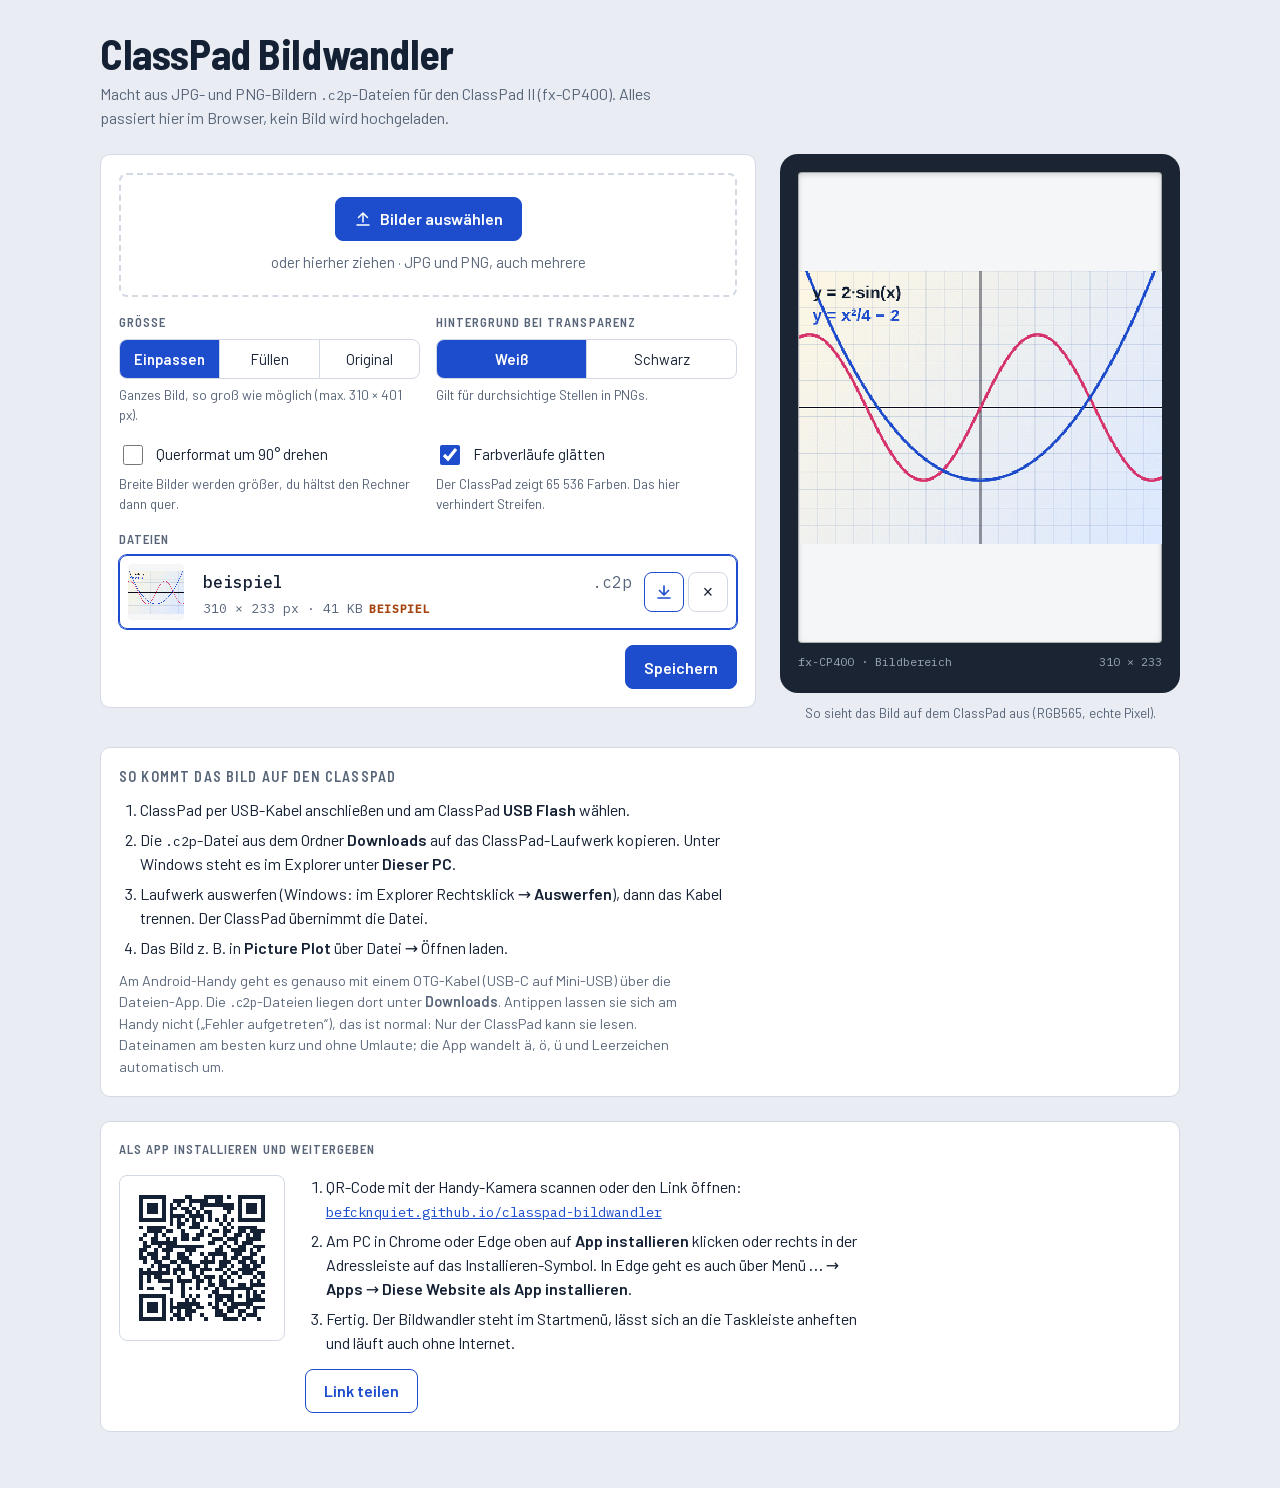
<file: index.html>
<!doctype html>
<html lang="de">
<meta charset="utf-8">
<meta name="viewport" content="width=device-width, initial-scale=1, viewport-fit=cover">
<title>ClassPad Bildwandler</title>
<meta name="claude:viewport-fit-sides" content="cover">
<meta name="description" content="Wandelt JPG- und PNG-Bilder in .c2p-Dateien für den CASIO ClassPad II (fx-CP400) um. Läuft offline im Browser.">
<meta name="theme-color" content="#e9edf3" media="(prefers-color-scheme: light)">
<meta name="theme-color" content="#0d131c" media="(prefers-color-scheme: dark)">
<link rel="manifest" href="manifest.webmanifest">
<link rel="icon" href="icons/icon-192.png" type="image/png">
<link rel="apple-touch-icon" href="icons/apple-touch-icon.png">
<link rel="stylesheet" href="fonts/fonts.css">
<style>
/* Werkbank: links Bilder + Einstellungen, rechts das Display des ClassPad als Vorschau; am Handy untereinander */
:root {
  --bg: #e9edf3;
  --surface: #ffffff;
  --ink: #142033;
  --muted: #586579;
  --line: #d2d9e3;
  --accent: #1d4ccc;
  --accent-ink: #ffffff;
  --bezel: #1b2433;
  --lcd: #f4f6f8;
  --ok: #1d7a45;
  --warn: #a4430d;
  --font-display: "Barlow Semi Condensed", "Arial Narrow", sans-serif;
  --font-body: "Barlow", "Segoe UI", system-ui, sans-serif;
  --font-mono: "IBM Plex Mono", ui-monospace, Consolas, monospace;
}
@media (prefers-color-scheme: dark) {
  :root:not([data-theme="light"]) {
    --bg: #0d131c; --surface: #151d29; --ink: #e5eaf2; --muted: #8e9aac; --line: #263142;
    --accent: #7097ff; --accent-ink: #0d131c; --bezel: #05080d; --lcd: #dfe3e8; --ok: #5cc98a; --warn: #f0965a;
    color-scheme: dark;
  }
}
:root[data-theme="dark"] {
  --bg: #0d131c; --surface: #151d29; --ink: #e5eaf2; --muted: #8e9aac; --line: #263142;
  --accent: #7097ff; --accent-ink: #0d131c; --bezel: #05080d; --lcd: #dfe3e8; --ok: #5cc98a; --warn: #f0965a;
  color-scheme: dark;
}
* { box-sizing: border-box; }
[hidden] { display: none !important; }
body {
  background: var(--bg); color: var(--ink);
  font-family: var(--font-body); font-size: 16px; line-height: 1.5;
  padding-left: max(16px, env(safe-area-inset-left, 0px));
  padding-right: max(16px, env(safe-area-inset-right, 0px));
  padding-block: 24px 48px;
}
.wrap { max-width: 1080px; margin: 0 auto; display: grid; gap: 24px; }
header h1 {
  font-family: var(--font-display); font-weight: 700; font-size: clamp(1.9rem, 4vw, 2.6rem);
  line-height: 1.05; margin: 0; letter-spacing: -0.01em; text-wrap: balance;
}
header { display: flex; flex-wrap: wrap; gap: 14px 24px; align-items: end; justify-content: space-between; }
header p { margin: 6px 0 0; color: var(--muted); max-width: 62ch; }
.mono { font-family: var(--font-mono); font-size: 0.85em; font-variant-numeric: tabular-nums; }
.bench { display: grid; grid-template-columns: minmax(0, 1fr) minmax(0, 400px); gap: 24px; align-items: start; }
@media (max-width: 820px) { .bench { grid-template-columns: minmax(0, 1fr); } .display { order: -1; position: static; } }
.panel { background: var(--surface); border: 1px solid var(--line); border-radius: 10px; padding: 18px; display: grid; gap: 16px; min-width: 0; }
.label { font-family: var(--font-display); font-weight: 600; font-size: 0.8rem; letter-spacing: 0.08em; text-transform: uppercase; color: var(--muted); margin: 0; }

.drop {
  border: 2px dashed var(--line); border-radius: 8px; padding: 22px 16px; text-align: center;
  display: grid; gap: 10px; justify-items: center; transition: border-color .15s, background .15s;
}
.drop.over { border-color: var(--accent); background: color-mix(in srgb, var(--accent) 8%, transparent); }
.drop p { margin: 0; color: var(--muted); font-size: 0.95rem; }
.btn {
  font: 600 1rem var(--font-body); border-radius: 8px; padding: 10px 18px; cursor: pointer;
  border: 1px solid var(--accent); background: var(--accent); color: var(--accent-ink);
  display: inline-flex; align-items: center; gap: 8px; min-height: 44px;
}
.btn.ghost { background: transparent; color: var(--accent); }
.btn:disabled { opacity: .45; cursor: default; }
.btn:focus-visible, input:focus-visible, select:focus-visible, .seg label:focus-within { outline: 3px solid color-mix(in srgb, var(--accent) 45%, transparent); outline-offset: 2px; }

.opts { display: grid; grid-template-columns: repeat(auto-fit, minmax(220px, 1fr)); gap: 16px; }
.opt { display: grid; gap: 6px; min-width: 0; align-content: start; }
.seg { display: flex; border: 1px solid var(--line); border-radius: 8px; overflow: hidden; }
.seg label { flex: 1; text-align: center; padding: 8px 6px; cursor: pointer; font-size: 0.92rem; border-left: 1px solid var(--line); user-select: none; }
.seg label:first-child { border-left: 0; }
.seg input { position: absolute; opacity: 0; pointer-events: none; }
.seg label:has(input:checked) { background: var(--accent); color: var(--accent-ink); font-weight: 600; }
.hint { color: var(--muted); font-size: 0.85rem; margin: 0; }
.check { display: flex; gap: 10px; align-items: center; font-size: 0.95rem; cursor: pointer; }
.check input { width: 20px; height: 20px; accent-color: var(--accent); }

.files { list-style: none; margin: 0; padding: 0; display: grid; gap: 8px; }
.file {
  display: grid; grid-template-columns: 56px minmax(0, 1fr) auto; gap: 12px; align-items: center;
  padding: 8px; border: 1px solid var(--line); border-radius: 8px; cursor: pointer;
}
.file.sel { border-color: var(--accent); box-shadow: 0 0 0 1px var(--accent); }
.file canvas { width: 56px; height: 56px; object-fit: contain; background: var(--lcd); border-radius: 4px; image-rendering: pixelated; }
.file .meta { min-width: 0; display: grid; gap: 2px; }
.name { display: flex; align-items: center; min-width: 0; }
.name input {
  min-width: 0; flex: 1; font: 500 1rem var(--font-mono); padding: 4px 6px; color: var(--ink);
  background: transparent; border: 1px solid transparent; border-radius: 4px;
}
.name input:hover, .name input:focus { border-color: var(--line); background: var(--bg); }
.name span { font-family: var(--font-mono); color: var(--muted); }
.file .info { font-size: 0.82rem; color: var(--muted); padding-left: 7px; }
.file .info.warn { color: var(--warn); }
.tag { font-size: 0.72rem; font-weight: 600; letter-spacing: .06em; text-transform: uppercase; color: var(--warn); margin-left: 6px; }
.acts { display: flex; gap: 4px; }
.icon {
  width: 40px; height: 40px; border-radius: 8px; border: 1px solid var(--line); background: var(--surface);
  color: var(--ink); cursor: pointer; display: grid; place-items: center; font-size: 1.1rem;
}
.icon.dl { color: var(--accent); border-color: var(--accent); }
.icon svg { width: 18px; height: 18px; }
.bar { display: flex; gap: 10px; flex-wrap: wrap; align-items: center; justify-content: space-between; }
.status { font-size: 0.9rem; color: var(--muted); min-height: 1.4em; margin: 0; }
.status.ok { color: var(--ok); }
.status.err { color: var(--warn); }

.display { position: sticky; top: calc(env(safe-area-inset-top, 0px) + 16px); display: grid; gap: 10px; }
.bezel { background: var(--bezel); border-radius: 18px; padding: 18px 18px 22px; display: grid; gap: 10px; }
.lcd {
  background: var(--lcd); border-radius: 4px; aspect-ratio: 310 / 401; width: 100%; max-width: 100%;
  display: grid; place-items: center; overflow: hidden;
  box-shadow: inset 0 0 0 1px rgba(0,0,0,.25), inset 0 2px 6px rgba(0,0,0,.18);
}
.lcd canvas { image-rendering: pixelated; max-width: 100%; max-height: 100%; }
.bezel .cap { display: flex; justify-content: space-between; color: #9aa6b8; font-family: var(--font-mono); font-size: 0.75rem; }
.display .note { font-size: 0.85rem; color: var(--muted); margin: 0; text-align: center; }

.how { display: grid; gap: 10px; }
.how ol { margin: 0; padding-left: 1.3em; display: grid; gap: 6px; max-width: 70ch; }
.how p { margin: 0; color: var(--muted); font-size: 0.9rem; max-width: 70ch; }
.share { display: grid; grid-template-columns: auto minmax(0, 1fr); gap: 20px; align-items: start; }
.qr { margin: 0; background: #fff; border: 1px solid var(--line); border-radius: 8px; padding: 4px; }
.qr img { display: block; width: 156px; height: 156px; }
.share ol { margin: 0; padding-left: 1.3em; display: grid; gap: 6px; max-width: 62ch; }
.share .acts-row { display: flex; gap: 10px; flex-wrap: wrap; align-items: center; margin-top: 14px; }
.link { color: var(--accent); overflow-wrap: anywhere; }
@media (max-width: 520px) { .share { grid-template-columns: minmax(0, 1fr); } .qr { justify-self: center; } }
@media (prefers-reduced-motion: reduce) { * { transition: none !important; } }
</style>

<div class="wrap">
  <header>
    <div>
      <h1>ClassPad Bildwandler</h1>
      <p>Macht aus JPG- und PNG-Bildern <span class="mono">.c2p</span>-Dateien für den ClassPad II (fx-CP400). Alles passiert hier im Browser, kein Bild wird hochgeladen.</p>
    </div>
    <button class="btn" id="install" type="button" hidden>
      <svg viewBox="0 0 24 24" width="18" height="18" fill="none" stroke="currentColor" stroke-width="2" stroke-linecap="round" stroke-linejoin="round" aria-hidden="true"><rect x="6" y="2" width="12" height="20" rx="2"/><path d="M12 7v7M9 11l3 3 3-3"/></svg>
      App installieren
    </button>
  </header>

  <div class="bench">
    <div class="panel">
      <div class="drop" id="drop">
        <button class="btn" id="pick" type="button">
          <svg viewBox="0 0 24 24" width="18" height="18" fill="none" stroke="currentColor" stroke-width="2" stroke-linecap="round" aria-hidden="true"><path d="M12 16V4M6 10l6-6 6 6M4 20h16"/></svg>
          Bilder auswählen
        </button>
        <p>oder hierher ziehen · JPG und PNG, auch mehrere</p>
        <input type="file" id="file" accept="image/jpeg,image/png,.jpg,.jpeg,.png" multiple hidden>
      </div>

      <div class="opts">
        <div class="opt">
          <p class="label">Größe</p>
          <div class="seg" role="radiogroup" aria-label="Größe">
            <label><input type="radio" name="fit" id="fit-fit" value="fit" checked>Einpassen</label>
            <label><input type="radio" name="fit" id="fit-fill" value="fill">Füllen</label>
            <label><input type="radio" name="fit" id="fit-orig" value="orig">Original</label>
          </div>
          <p class="hint" id="fit-hint">Ganzes Bild, so groß wie möglich (max. 310 × 401 px).</p>
        </div>
        <div class="opt">
          <p class="label">Hintergrund bei Transparenz</p>
          <div class="seg" role="radiogroup" aria-label="Hintergrund">
            <label><input type="radio" name="bg" id="bg-white" value="#ffffff" checked>Weiß</label>
            <label><input type="radio" name="bg" id="bg-black" value="#000000">Schwarz</label>
          </div>
          <p class="hint">Gilt für durchsichtige Stellen in PNGs.</p>
        </div>
        <div class="opt">
          <label class="check"><input type="checkbox" id="rotate"> Querformat um 90° drehen</label>
          <p class="hint">Breite Bilder werden größer, du hältst den Rechner dann quer.</p>
        </div>
        <div class="opt">
          <label class="check"><input type="checkbox" id="dither" checked> Farbverläufe glätten</label>
          <p class="hint">Der ClassPad zeigt 65 536 Farben. Das hier verhindert Streifen.</p>
        </div>
      </div>

      <div class="opt">
        <p class="label">Dateien</p>
        <ul class="files" id="list"></ul>
      </div>

      <div class="bar">
        <p class="status" id="status" role="status"></p>
        <button class="btn" id="all" type="button">Speichern</button>
      </div>
    </div>

    <div class="display">
      <div class="bezel">
        <div class="lcd"><canvas id="big" width="310" height="401" aria-label="Vorschau auf dem ClassPad"></canvas></div>
        <div class="cap"><span>fx-CP400 · Bildbereich</span><span id="dims">310 × 401</span></div>
      </div>
      <p class="note">So sieht das Bild auf dem ClassPad aus (RGB565, echte Pixel).</p>
    </div>
  </div>

  <section class="panel how">
    <p class="label">So kommt das Bild auf den ClassPad</p>
    <ol>
      <li>ClassPad per USB-Kabel anschließen und am ClassPad <b>USB Flash</b> wählen.</li>
      <li>Die <span class="mono">.c2p</span>-Datei aus dem Ordner <b>Downloads</b> auf das ClassPad-Laufwerk kopieren. Unter Windows steht es im Explorer unter <b>Dieser PC</b>.</li>
      <li>Laufwerk auswerfen (Windows: im Explorer Rechtsklick → <b>Auswerfen</b>), dann das Kabel trennen. Der ClassPad übernimmt die Datei.</li>
      <li>Das Bild z. B. in <b>Picture Plot</b> über Datei → Öffnen laden.</li>
    </ol>
    <p>Am Android-Handy geht es genauso mit einem OTG-Kabel (USB-C auf Mini-USB) über die Dateien-App. Die <span class="mono">.c2p</span>-Dateien liegen dort unter <b>Downloads</b>. Antippen lassen sie sich am Handy nicht („Fehler aufgetreten“), das ist normal: Nur der ClassPad kann sie lesen. Dateinamen am besten kurz und ohne Umlaute; die App wandelt ä, ö, ü und Leerzeichen automatisch um.</p>
    <p id="zipnote" hidden>Hier in Claude speichert der Browser nur ZIP-Dateien. Die ZIP vor dem Kopieren entpacken, drin liegt die <span class="mono">.c2p</span>-Datei.</p>
  </section>

  <section class="panel" id="weitergeben">
    <p class="label">Als App installieren und weitergeben</p>
    <div class="share">
      <figure class="qr"><img src="icons/qr.svg" width="156" height="156" alt="QR-Code mit dem Link zum Bildwandler"></figure>
      <div>
        <ol>
          <li>QR-Code mit der Handy-Kamera scannen oder den Link öffnen:<br><a class="link mono" href="https://befcknquiet.github.io/classpad-bildwandler/">befcknquiet.github.io/classpad-bildwandler</a></li>
          <li id="step-install">In Chrome oben auf <b>App installieren</b> tippen. Ist der Knopf nicht da: Menü <b>⋮</b> → <b>App installieren</b> bzw. <b>Zum Startbildschirm hinzufügen</b>.</li>
          <li id="step-done">Fertig. Der Bildwandler liegt auf dem Startbildschirm und läuft auch ohne Internet.</li>
        </ol>
        <div class="acts-row">
          <button class="btn ghost" id="share" type="button">Link teilen</button>
          <p class="hint" id="share-state" role="status"></p>
        </div>
      </div>
    </div>
  </section>
</div>

<script>
"use strict";
const MAX_W = 310, MAX_H = 401;

// ---------- C2P-Format (Aufbau nach Kalkimg / classpad-image) ----------
const HEAD_START = [0xBC,0xBE,0xAC,0xB6,0xB0,0xFF,0xFF,0xFF,0x9C,0xCD,0x8F,0xFF,0xFF,0xFF,0xFF,0xFF,0xFF,0xFE,0xFF,0xEF,0xFF,0xFE,0xFF];
const HEAD_TAG = [0x43,0x43,0x30,0x31,0x30,0x30,0x43,0x6F,0x6C,0x6F,0x72,0x43,0x50,0x00]; // "CC0100ColorCP"
const FOOTER = new Uint8Array([
  0x30,0x31,0x30,0x30,0x00,0x00,0x00,0x8c,0x07,0x70,0x00,0x00,0x00,0x00,0x00,0x00,0x00,0x00,0x60,0x00,0x07,0x70,0x00,0x00,
  0x00,0x00,0x00,0x00,0x00,0x00,0x10,0x00,0x01,0x00,0x00,0x00,0x00,0x00,0x00,0x00,0x00,0x00,0x10,0x00,0x05,0x00,0x00,0x00,
  0x00,0x00,0x00,0x00,0x00,0x00,0x09,0x98,0x04,0x60,0x00,0x00,0x00,0x00,0x00,0x00,0x00,0x00,0x60,0x00,0x04,0x60,0x00,0x00,
  0x00,0x00,0x00,0x00,0x00,0x00,0x10,0x00,0x01,0x00,0x00,0x00,0x00,0x00,0x00,0x00,0x00,0x00,0x10,0x00,0x05,0x00,0x00,0x00,
  0x00,0x00,0x00,0x00,0x00,0x00,0x09,0x98,0x00,0x00,0x00,0x00,0x00,0x00,0x00,0x00,0x00,0x00,0x00,0x00,0x06,0x28,0x31,0x85,
  0x00,0x00,0x00,0x00,0x00,0x00,0x10,0x00,0x06,0x28,0x32,0x00,0x00,0x00,0x00,0x00,0x00,0x00,0x09,0x98,0x00,0x00,0xff,0xff,
  0xff,0xff,0xff,0xff,0x30,0x31,0x30,0x30,0xe0,0x00,0x00,0x00,0x03,0x00,0x00,0x00,0x00,0x00,0x00,0x00,0x00,0x00,0x60,0x00,
  0x03,0x00,0x00,0x00,0x00,0x00,0x00,0x00,0x00,0x00,0x10,0x00,0x01,0x00,0x00,0x00,0x00,0x00,0x00,0x00,0x00,0x00,0x10,0x00,
  0x02,0x50,0x00,0x00,0x00,0x00,0x00,0x00,0x00,0x00,0x10,0x01,0x03,0x00,0x00,0x00,0x00,0x00,0x00,0x00,0x00,0x00,0x60,0x00,
  0x03,0x00,0x00,0x00,0x00,0x00,0x00,0x00,0x00,0x00,0x10,0x00,0x01,0x00,0x00,0x00,0x00,0x00,0x00,0x00,0x00,0x00,0x10,0x00,
  0x02,0x50,0x00,0x00,0x00,0x00,0x00,0x00,0x00,0x00,0x10,0x01,0x03,0x00,0x00,0x00,0x00,0x00,0x00,0x00,0x00,0x00,0x60,0x00,
  0x03,0x00,0x00,0x00,0x00,0x00,0x00,0x00,0x00,0x00,0x10,0x00,0x01,0x00,0x00,0x00,0x00,0x00,0x00,0x00,0x00,0x00,0x10,0x00,
  0x02,0x50,0x00,0x00,0x00,0x00,0x00,0x00,0x00,0x00,0x10,0x01,0x02,0x00,0x00,0x00,0x00,0x00,0x00,0x00,0x00,0x00,0x10,0x01,
  0x07,0x00,0x00,0x00,0x00,0x00,0x00,0x00,0x00,0x00,0x10,0x01,0x03,0x14,0x15,0x93,0x00,0x00,0x00,0x00,0x00,0x00,0x60,0x00,
  0x03,0x14,0x15,0x93,0x00,0x00,0x00,0x00,0x00,0x00,0x10,0x00,0x03,0x14,0x15,0x93,0x00,0x00,0x00,0x00,0x00,0x00,0x60,0x00,
  0x03,0x14,0x15,0x93,0x00,0x00,0x00,0x00,0x00,0x00,0x10,0x00,0x01,0x01,0x01,0xff,0xff,0xff,0xff,0xff
]);
const HEAD_LEN = 0xDC;

function c2pHeader(dataLen, w, h) {
  const size = dataLen + HEAD_LEN + FOOTER.length;
  const H = new Uint8Array(HEAD_LEN);
  const be32 = (off, v) => { H[off] = v >>> 24 & 255; H[off+1] = v >>> 16 & 255; H[off+2] = v >>> 8 & 255; H[off+3] = v & 255; };
  H.set(HEAD_START, 0);
  const a = ~size & 0xFFFFFF;
  H[23] = a >> 16 & 255; H[24] = a >> 8 & 255; H[25] = a & 255;
  H[26] = (0x1D1 - (size & 255)) & 255;
  H.set(HEAD_TAG, 32);
  be32(48, size - 0x20);
  H[55] = 0x09;
  be32(56, size - 0x234);
  H[70] = 0x01; H[71] = 0x7C;
  H.set([0x30,0x31,0x30,0x30], 0xB8);
  be32(0xBC, size - 0x254);
  H[0xC2] = w >> 8; H[0xC3] = w & 255; H[0xC4] = h >> 8; H[0xC5] = h & 255;
  H.set([0x00,0x10,0x00,0xFF,0x00,0xFF,0x00,0xFF,0x00,0xFF,0x00,0x01,0x00,0xFF,0xFF,0xFF,0xFF,0xFF], 0xC6);
  be32(0xD8, size - 0x258);
  return H;
}

async function zlibDeflate(bytes) {
  const stream = new Blob([bytes]).stream().pipeThrough(new CompressionStream("deflate"));
  return new Uint8Array(await new Response(stream).arrayBuffer());
}

async function buildC2P(rgb565, w, h) {
  const data = await zlibDeflate(rgb565);
  const out = new Uint8Array(HEAD_LEN + data.length + FOOTER.length);
  out.set(c2pHeader(data.length, w, h), 0);
  out.set(data, HEAD_LEN);
  out.set(FOOTER, HEAD_LEN + data.length);
  return out;
}

// RGBA -> RGB565 (big endian), optional Floyd-Steinberg; schreibt die Vorschau zurück in px
function toRGB565(px, w, h, dither) {
  const out = new Uint8Array(w * h * 2);
  const f = new Float32Array(w * h * 3);
  for (let i = 0, j = 0; i < px.length; i += 4, j += 3) { f[j] = px[i]; f[j+1] = px[i+1]; f[j+2] = px[i+2]; }
  const levels = [31, 63, 31];
  for (let y = 0; y < h; y++) {
    for (let x = 0; x < w; x++) {
      const p = y * w + x, j = p * 3, q = [0, 0, 0];
      for (let c = 0; c < 3; c++) {
        const v = Math.min(255, Math.max(0, f[j+c]));
        const n = Math.round(v * levels[c] / 255);
        q[c] = n;
        const back = Math.round(n * 255 / levels[c]);
        px[p*4+c] = back;
        if (dither) {
          const e = v - back;
          if (x + 1 < w) f[j+3+c] += e * 7 / 16;
          if (y + 1 < h) {
            const d = j + w * 3 + c;
            if (x > 0) f[d-3] += e * 3 / 16;
            f[d] += e * 5 / 16;
            if (x + 1 < w) f[d+3] += e / 16;
          }
        }
      }
      px[p*4+3] = 255;
      const v565 = (q[0] << 11) | (q[1] << 5) | q[2];
      out[p*2] = v565 >> 8; out[p*2+1] = v565 & 255;
    }
  }
  return out;
}

// ---------- Bild vorbereiten ----------
function settings() {
  return {
    fit: document.querySelector('input[name="fit"]:checked').value,
    bg: document.querySelector('input[name="bg"]:checked').value,
    rotate: document.getElementById("rotate").checked,
    dither: document.getElementById("dither").checked,
  };
}

function layout(sw, sh, fit) {
  if (fit === "fill") {
    const s = Math.max(MAX_W / sw, MAX_H / sh);
    return { w: MAX_W, h: MAX_H, dw: sw * s, dh: sh * s };
  }
  let s = Math.min(MAX_W / sw, MAX_H / sh);
  if (fit === "orig") s = Math.min(1, s);
  const w = Math.max(1, Math.round(sw * s)), h = Math.max(1, Math.round(sh * s));
  return { w, h, dw: w, dh: h };
}

async function render(item, opt) {
  const src = item.img;
  const turn = opt.rotate && src.width > src.height;
  const sw = turn ? src.height : src.width, sh = turn ? src.width : src.height;
  const L = layout(sw, sh, opt.fit);
  const cv = document.createElement("canvas");
  cv.width = L.w; cv.height = L.h;
  const ctx = cv.getContext("2d", { willReadFrequently: true });
  ctx.fillStyle = opt.bg; ctx.fillRect(0, 0, L.w, L.h);
  ctx.imageSmoothingEnabled = true; ctx.imageSmoothingQuality = "high";
  ctx.save();
  ctx.translate(L.w / 2, L.h / 2);
  if (turn) ctx.rotate(-Math.PI / 2);
  const dw = turn ? L.dh : L.dw, dh = turn ? L.dw : L.dh;
  ctx.drawImage(src, -dw / 2, -dh / 2, dw, dh);
  ctx.restore();
  const id = ctx.getImageData(0, 0, L.w, L.h);
  const rgb = toRGB565(id.data, L.w, L.h, opt.dither);
  ctx.putImageData(id, 0, 0);
  item.preview = cv;
  item.w = L.w; item.h = L.h;
  item.bytes = await buildC2P(rgb, L.w, L.h);
}

// ---------- Dateinamen ----------
function cleanName(raw) {
  let s = raw.replace(/\.[^.]+$/, "")
    .replace(/ä/g, "ae").replace(/ö/g, "oe").replace(/ü/g, "ue").replace(/Ä/g, "Ae").replace(/Ö/g, "Oe").replace(/Ü/g, "Ue").replace(/ß/g, "ss")
    .normalize("NFD").replace(/[\u0300-\u036f]/g, "")
    .replace(/\s+/g, "_").replace(/[^A-Za-z0-9_\-]/g, "").replace(/_+/g, "_").replace(/^[_-]+|[_-]+$/g, "");
  s = s.slice(0, 24) || "bild";
  // Gerätenamen wie CON oder NUL sind unter Windows als Dateiname gesperrt
  return /^(con|prn|aux|nul|com\d|lpt\d)$/i.test(s) ? s + "_bild" : s;
}

// ---------- ZIP (ungepackt, für den Download in Claude) ----------
const CRC_TABLE = (() => { const t = new Uint32Array(256); for (let n = 0; n < 256; n++) { let c = n; for (let k = 0; k < 8; k++) c = c & 1 ? 0xEDB88320 ^ (c >>> 1) : c >>> 1; t[n] = c >>> 0; } return t; })();
function crc32(b) { let c = 0xFFFFFFFF; for (let i = 0; i < b.length; i++) c = CRC_TABLE[(c ^ b[i]) & 255] ^ (c >>> 8); return (c ^ 0xFFFFFFFF) >>> 0; }
function makeZip(files) {
  const d = new Date();
  const dosTime = (d.getHours() << 11) | (d.getMinutes() << 5) | (d.getSeconds() >> 1);
  const dosDate = ((d.getFullYear() - 1980) << 9) | ((d.getMonth() + 1) << 5) | d.getDate();
  const parts = [], central = [];
  let off = 0;
  for (const f of files) {
    const name = new TextEncoder().encode(f.name), crc = crc32(f.data), n = f.data.length;
    const lh = new DataView(new ArrayBuffer(30));
    lh.setUint32(0, 0x04034b50, true); lh.setUint16(4, 20, true); lh.setUint16(10, dosTime, true); lh.setUint16(12, dosDate, true);
    lh.setUint32(14, crc, true); lh.setUint32(18, n, true); lh.setUint32(22, n, true); lh.setUint16(26, name.length, true);
    parts.push(new Uint8Array(lh.buffer), name, f.data);
    const ch = new DataView(new ArrayBuffer(46));
    ch.setUint32(0, 0x02014b50, true); ch.setUint16(4, 20, true); ch.setUint16(6, 20, true); ch.setUint16(12, dosTime, true); ch.setUint16(14, dosDate, true);
    ch.setUint32(16, crc, true); ch.setUint32(20, n, true); ch.setUint32(24, n, true); ch.setUint16(28, name.length, true); ch.setUint32(42, off, true);
    central.push(new Uint8Array(ch.buffer), name);
    off += 30 + name.length + n;
  }
  const cdSize = central.reduce((s, p) => s + p.length, 0);
  const end = new DataView(new ArrayBuffer(22));
  end.setUint32(0, 0x06054b50, true); end.setUint16(8, files.length, true); end.setUint16(10, files.length, true);
  end.setUint32(12, cdSize, true); end.setUint32(16, off, true);
  return new Blob([...parts, ...central, new Uint8Array(end.buffer)], { type: "application/zip" });
}

// ---------- Speichern: im Browser direkt .c2p, in Claude als ZIP ----------
const PAGE_URL = "befcknquiet.github.io/classpad-bildwandler";
let downloads = null;
const inClaude = !!(window.claude && typeof window.claude.use === "function");
if (inClaude) {
  window.claude.use("downloads").then(ns => { downloads = ns; updateLabels(); }).catch(() => {});
}

function saveBlob(blob, filename) {
  const url = URL.createObjectURL(blob);
  const a = document.createElement("a");
  a.href = url; a.download = filename;
  document.body.appendChild(a); a.click(); a.remove();
  setTimeout(() => URL.revokeObjectURL(url), 4000);
}

function uniqueFiles(list) {
  const seen = new Map();
  return list.map(it => {
    let base = cleanName(it.name), n = seen.get(base.toLowerCase()) || 0;
    seen.set(base.toLowerCase(), n + 1);
    if (n) base += "_" + (n + 1);
    return { name: base + ".c2p", data: it.bytes };
  });
}

async function save(list) {
  const files = uniqueFiles(list);
  if (downloads) {
    const zipName = files.length === 1 ? files[0].name.replace(/\.c2p$/, ".zip") : "classpad-bilder.zip";
    try {
      await downloads.save({ filename: zipName, data: makeZip(files) });
      setStatus(`${zipName} gespeichert. Entpacken, dann auf den ClassPad kopieren.`, "ok");
    } catch (e) {
      if (e && e.code === "declined") setStatus("Speichern abgebrochen.");
      else setStatus("Speichern ging hier nicht (" + (e && e.code || "unbekannt") + "). Öffne " + PAGE_URL + " direkt im Browser.", "err");
    }
    return;
  }
  if (inClaude) { setStatus("In dieser Ansicht ist Speichern nicht möglich. Öffne " + PAGE_URL + " direkt im Browser.", "err"); return; }
  // Jede Datei einzeln als .c2p; kurze Pause, damit der Browser keinen Download verschluckt
  for (let i = 0; i < files.length; i++) {
    if (i) await new Promise(r => setTimeout(r, 400));
    saveBlob(new Blob([files[i].data], { type: "application/octet-stream" }), files[i].name);
  }
  const one = files.length === 1;
  // Android-Dateimanager kennen .c2p nicht und melden beim Antippen einen Fehler
  const hint = /Android/.test(navigator.userAgent) ? ` Am Handy ${one ? "lässt sie" : "lassen sie"} sich nicht öffnen, das ist normal: nur der ClassPad kann .c2p lesen.` : "";
  setStatus((one ? `${files[0].name} gespeichert` : `${files.length} .c2p-Dateien gespeichert`) + ", meist im Ordner Downloads." + hint, "ok");
}

// ---------- Oberfläche ----------
const items = [];
let selected = null;
const $ = id => document.getElementById(id);

function setStatus(text, kind) { const s = $("status"); s.textContent = text; s.className = "status" + (kind ? " " + kind : ""); }

function kb(n) { return n < 1024 ? n + "\u00a0B" : (n / 1024).toFixed(n < 10240 ? 1 : 0).replace(".", ",") + "\u00a0KB"; }

const DL_ICON = '<svg viewBox="0 0 24 24" fill="none" stroke="currentColor" stroke-width="2.2" stroke-linecap="round" stroke-linejoin="round" aria-hidden="true"><path d="M12 4v12M6 10l6 6 6-6M4 20h16"/></svg>';

function updateLabels() {
  $("all").textContent = downloads ? "Alle als ZIP speichern" : items.length > 1 ? "Alle speichern" : "Speichern";
  $("zipnote").hidden = !downloads;
  document.querySelectorAll(".icon.dl").forEach(b => b.title = downloads ? "Als ZIP speichern" : "Als .c2p speichern");
  $("all").disabled = !items.some(i => i.bytes);
}

function drawList() {
  const ul = $("list");
  ul.textContent = "";
  for (const it of items) {
    const li = document.createElement("li");
    li.className = "file" + (it === selected ? " sel" : "");
    const thumb = document.createElement("canvas");
    if (it.preview) { thumb.width = it.preview.width; thumb.height = it.preview.height; thumb.getContext("2d").drawImage(it.preview, 0, 0); }
    const meta = document.createElement("div"); meta.className = "meta";
    const nm = document.createElement("div"); nm.className = "name";
    const inp = document.createElement("input");
    inp.value = cleanName(it.name); inp.id = "name-" + it.id; inp.setAttribute("aria-label", "Dateiname");
    inp.addEventListener("click", e => e.stopPropagation());
    inp.addEventListener("change", () => { it.name = cleanName(inp.value); inp.value = it.name; });
    const ext = document.createElement("span"); ext.textContent = ".c2p";
    nm.append(inp, ext);
    const info = document.createElement("div"); info.className = "info mono";
    info.textContent = it.error ? it.error : it.bytes ? `${it.w}\u00a0×\u00a0${it.h}\u00a0px · ${kb(it.bytes.length)}` : "wird umgewandelt …";
    if (it.error) info.classList.add("warn");
    if (it.sample) { const t = document.createElement("span"); t.className = "tag"; t.textContent = "Beispiel"; info.append(t); }
    meta.append(nm, info);
    const acts = document.createElement("div"); acts.className = "acts";
    const dl = document.createElement("button"); dl.type = "button"; dl.className = "icon dl"; dl.innerHTML = DL_ICON;
    dl.title = downloads ? "Als ZIP speichern" : "Als .c2p speichern"; dl.setAttribute("aria-label", "Speichern"); dl.disabled = !it.bytes;
    dl.addEventListener("click", e => { e.stopPropagation(); save([it]); });
    const rm = document.createElement("button"); rm.type = "button"; rm.className = "icon"; rm.textContent = "×"; rm.title = "Entfernen"; rm.setAttribute("aria-label", "Entfernen");
    rm.addEventListener("click", e => { e.stopPropagation(); remove(it); });
    acts.append(dl, rm);
    li.append(thumb, meta, acts);
    li.addEventListener("click", () => select(it));
    ul.append(li);
  }
  if (!items.length) {
    const li = document.createElement("li"); li.className = "hint"; li.textContent = "Noch keine Bilder. Wähle oben ein JPG oder PNG aus.";
    ul.append(li);
  }
  updateLabels();
}

function fitBig() {
  const big = $("big"), lcd = big.parentElement;
  if (!selected || !selected.preview) return;
  const scale = Math.min(lcd.clientWidth / selected.w, lcd.clientHeight / selected.h);
  big.style.width = Math.floor(selected.w * scale) + "px"; big.style.height = Math.floor(selected.h * scale) + "px";
}

function select(it) {
  selected = it;
  const big = $("big"), ctx = big.getContext("2d");
  if (it && it.preview) {
    big.width = it.w; big.height = it.h;
    fitBig();
    ctx.drawImage(it.preview, 0, 0);
    $("dims").textContent = `${it.w} × ${it.h}`;
  } else {
    big.width = MAX_W; big.height = MAX_H; big.style.width = big.style.height = "";
    ctx.clearRect(0, 0, MAX_W, MAX_H);
    $("dims").textContent = "310 × 401";
  }
  drawList();
}

function remove(it) {
  items.splice(items.indexOf(it), 1);
  select(selected === it ? items[0] || null : selected);
}

let nextId = 1;
async function process(list) {
  const opt = settings();
  for (const it of list) {
    try { await render(it, opt); it.error = null; }
    catch (e) { it.bytes = null; it.error = "Konnte nicht umgewandelt werden."; console.error(e); }
  }
  select(selected && items.includes(selected) ? selected : items[0] || null);
}

function loadImage(file) {
  return new Promise((res, rej) => {
    const url = URL.createObjectURL(file), img = new Image();
    img.onload = () => res(img);
    img.onerror = () => { URL.revokeObjectURL(url); rej(new Error("decode")); };
    img.src = url;
  });
}

async function addFiles(fileList) {
  const ok = [...fileList].filter(f => /^image\/(jpeg|png)$/.test(f.type) || /\.(jpe?g|png)$/i.test(f.name));
  if (!ok.length) { setStatus("Bitte JPG- oder PNG-Dateien wählen.", "err"); return; }
  const sample = items.find(i => i.sample);
  if (sample) items.splice(items.indexOf(sample), 1);
  const added = [], failed = [];
  for (const f of ok) {
    try { const img = await loadImage(f); const it = { id: nextId++, name: cleanName(f.name), img }; items.push(it); added.push(it); }
    catch { failed.push(f.name); }
  }
  if (added.length) { selected = added[0]; drawList(); await process(added); }
  const done = added.filter(i => i.bytes).length;
  const msg = done ? `${done} ${done === 1 ? "Bild" : "Bilder"} umgewandelt.` : "";
  if (failed.length) setStatus(`${msg} ${failed.join(", ")} ließ sich nicht öffnen.`.trim(), "err");
  else if (msg) setStatus(msg, "ok");
}

// Beispielbild: eine Funktion auf Karopapier, damit die Vorschau beim Öffnen etwas zeigt
function sampleImage() {
  const c = document.createElement("canvas"); c.width = 640; c.height = 480;
  const g = c.getContext("2d");
  const grd = g.createLinearGradient(0, 0, 640, 480); grd.addColorStop(0, "#fdf6e3"); grd.addColorStop(1, "#dbe8ff");
  g.fillStyle = grd; g.fillRect(0, 0, 640, 480);
  g.strokeStyle = "rgba(40,80,160,.18)"; g.lineWidth = 1;
  for (let x = 0; x <= 640; x += 32) { g.beginPath(); g.moveTo(x + .5, 0); g.lineTo(x + .5, 480); g.stroke(); }
  for (let y = 0; y <= 480; y += 32) { g.beginPath(); g.moveTo(0, y + .5); g.lineTo(640, y + .5); g.stroke(); }
  g.strokeStyle = "#223"; g.lineWidth = 2;
  g.beginPath(); g.moveTo(0, 240); g.lineTo(640, 240); g.moveTo(320, 0); g.lineTo(320, 480); g.stroke();
  const plot = (fn, color) => { g.strokeStyle = color; g.lineWidth = 5; g.beginPath(); for (let px = 0; px <= 640; px += 2) { const x = (px - 320) / 64, y = 240 - fn(x) * 64; px ? g.lineTo(px, y) : g.moveTo(px, y); } g.stroke(); };
  plot(x => Math.sin(x) * 2, "#d6336c");
  plot(x => x * x / 4 - 2, "#1d4ccc");
  g.fillStyle = "#142033"; g.font = "600 30px Barlow, sans-serif";
  g.fillText("y = 2·sin(x)", 24, 48); g.fillStyle = "#1d4ccc"; g.fillText("y = x²/4 − 2", 24, 88);
  return c;
}

// ---------- Ereignisse ----------
$("pick").addEventListener("click", () => $("file").click());
$("file").addEventListener("change", e => { addFiles(e.target.files); e.target.value = ""; });
const drop = $("drop");
["dragenter", "dragover"].forEach(t => drop.addEventListener(t, e => { e.preventDefault(); drop.classList.add("over"); }));
["dragleave", "drop"].forEach(t => drop.addEventListener(t, e => { e.preventDefault(); drop.classList.remove("over"); }));
drop.addEventListener("drop", e => addFiles(e.dataTransfer.files));
document.addEventListener("paste", e => { const f = [...(e.clipboardData?.files || [])]; if (f.length) addFiles(f); });

const FIT_HINTS = {
  fit: "Ganzes Bild, so groß wie möglich (max. 310 × 401 px).",
  fill: "Füllt den ganzen Bildbereich, Ränder werden abgeschnitten.",
  orig: "Behält die Größe, verkleinert nur zu große Bilder.",
};
document.querySelectorAll(".opts input").forEach(inp => inp.addEventListener("change", () => {
  $("fit-hint").textContent = FIT_HINTS[settings().fit];
  process(items);
}));
$("all").addEventListener("click", () => save(items.filter(i => i.bytes)));
window.addEventListener("resize", fitBig);

if (!("CompressionStream" in window)) {
  setStatus("Dieser Browser ist zu alt. Bitte Chrome, Edge, Firefox oder Safari aktuell verwenden.", "err");
} else {
  items.push({ id: nextId++, name: "beispiel", img: sampleImage(), sample: true });
  process(items);
}

// ---------- Installieren und Weitergeben ----------
const PAGE_HREF = "https://" + PAGE_URL + "/";
let installEvt = null;
addEventListener("beforeinstallprompt", e => { e.preventDefault(); installEvt = e; $("install").hidden = false; });
addEventListener("appinstalled", () => { installEvt = null; $("install").hidden = true; setStatus("Installiert. Der Bildwandler liegt jetzt auf dem Startbildschirm.", "ok"); });
$("install").addEventListener("click", async () => {
  if (!installEvt) return;
  const evt = installEvt; installEvt = null;
  $("install").hidden = true; // ein Ereignis lässt sich nur einmal zeigen
  evt.prompt();
  await evt.userChoice.catch(() => {});
});
if (/iPhone|iPad|iPod/.test(navigator.userAgent)) $("step-install").innerHTML = "In Safari unten auf <b>Teilen</b> und dann <b>Zum Home-Bildschirm</b> tippen.";
else if (!/Android/.test(navigator.userAgent)) { // PC
  $("step-install").innerHTML = "Am PC in Chrome oder Edge oben auf <b>App installieren</b> klicken oder rechts in der Adressleiste auf das Installieren-Symbol. In Edge geht es auch über Menü <b>…</b> → <b>Apps</b> → <b>Diese Website als App installieren</b>.";
  $("step-done").textContent = "Fertig. Der Bildwandler steht im Startmenü, lässt sich an die Taskleiste anheften und läuft auch ohne Internet.";
}
$("share").addEventListener("click", async () => {
  const st = $("share-state");
  try {
    if (navigator.share) { await navigator.share({ title: "ClassPad Bildwandler", text: "Bilder in .c2p-Dateien für den ClassPad umwandeln:", url: PAGE_HREF }); return; }
    await navigator.clipboard.writeText(PAGE_HREF);
    st.textContent = "Link kopiert.";
  } catch (e) {
    if (e && e.name !== "AbortError") st.textContent = PAGE_HREF;
  }
});

// Offline und vom Homescreen: Service Worker (nur über https bzw. localhost, nicht in Claude)
if ("serviceWorker" in navigator && !inClaude && /^(https:|http:\/\/localhost)/.test(location.href)) {
  addEventListener("load", () => navigator.serviceWorker.register("sw.js").catch(e => console.warn("Service Worker:", e)));
}
</script>
</file>
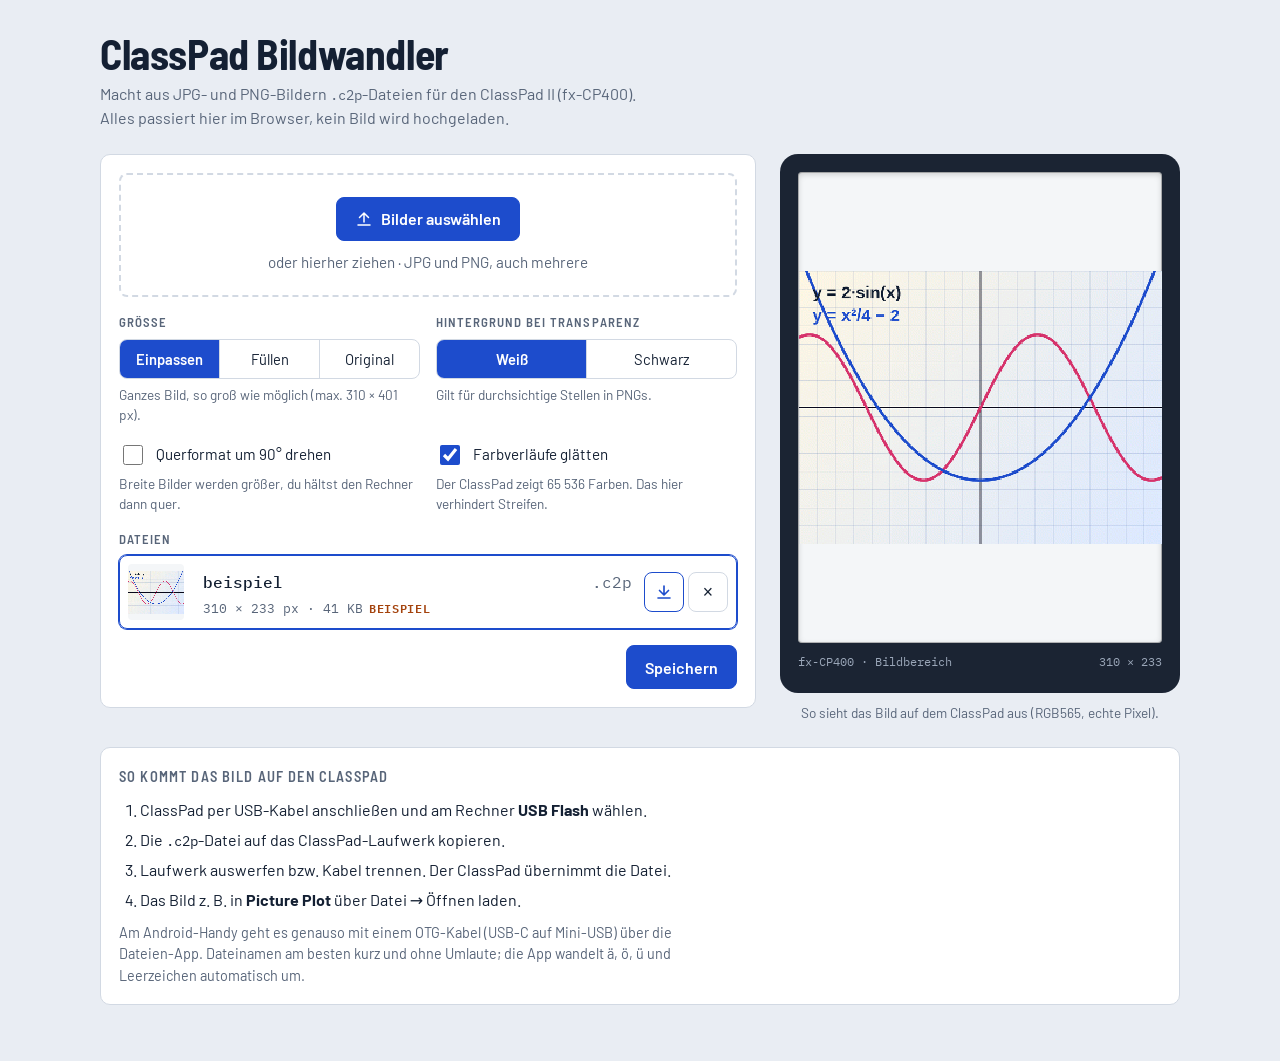
<file: c2p-konverter.html>
<!doctype html>
<html lang="de">
<meta charset="utf-8">
<meta name="viewport" content="width=device-width, initial-scale=1, viewport-fit=cover">
<title>ClassPad Bildwandler</title>
<meta name="claude:viewport-fit-sides" content="cover">
<link rel="preconnect" href="https://fonts.googleapis.com">
<link rel="stylesheet" href="https://fonts.googleapis.com/css2?family=Barlow+Semi+Condensed:wght@500;600;700&family=Barlow:wght@400;500;600&family=IBM+Plex+Mono:wght@400;500&display=swap">
<style>
/* Werkbank: links Bilder + Einstellungen, rechts das Display des ClassPad als Vorschau; am Handy untereinander */
:root {
  --bg: #e9edf3;
  --surface: #ffffff;
  --ink: #142033;
  --muted: #586579;
  --line: #d2d9e3;
  --accent: #1d4ccc;
  --accent-ink: #ffffff;
  --bezel: #1b2433;
  --lcd: #f4f6f8;
  --ok: #1d7a45;
  --warn: #a4430d;
  --font-display: "Barlow Semi Condensed", "Arial Narrow", sans-serif;
  --font-body: "Barlow", "Segoe UI", system-ui, sans-serif;
  --font-mono: "IBM Plex Mono", ui-monospace, Consolas, monospace;
}
@media (prefers-color-scheme: dark) {
  :root:not([data-theme="light"]) {
    --bg: #0d131c; --surface: #151d29; --ink: #e5eaf2; --muted: #8e9aac; --line: #263142;
    --accent: #7097ff; --accent-ink: #0d131c; --bezel: #05080d; --lcd: #dfe3e8; --ok: #5cc98a; --warn: #f0965a;
    color-scheme: dark;
  }
}
:root[data-theme="dark"] {
  --bg: #0d131c; --surface: #151d29; --ink: #e5eaf2; --muted: #8e9aac; --line: #263142;
  --accent: #7097ff; --accent-ink: #0d131c; --bezel: #05080d; --lcd: #dfe3e8; --ok: #5cc98a; --warn: #f0965a;
  color-scheme: dark;
}
* { box-sizing: border-box; }
body {
  background: var(--bg); color: var(--ink);
  font-family: var(--font-body); font-size: 16px; line-height: 1.5;
  padding-left: max(16px, env(safe-area-inset-left, 0px));
  padding-right: max(16px, env(safe-area-inset-right, 0px));
  padding-block: 24px 48px;
}
.wrap { max-width: 1080px; margin: 0 auto; display: grid; gap: 24px; }
header h1 {
  font-family: var(--font-display); font-weight: 700; font-size: clamp(1.9rem, 4vw, 2.6rem);
  line-height: 1.05; margin: 0; letter-spacing: -0.01em; text-wrap: balance;
}
header p { margin: 6px 0 0; color: var(--muted); max-width: 62ch; }
.mono { font-family: var(--font-mono); font-size: 0.85em; font-variant-numeric: tabular-nums; }
.bench { display: grid; grid-template-columns: minmax(0, 1fr) minmax(0, 400px); gap: 24px; align-items: start; }
@media (max-width: 820px) { .bench { grid-template-columns: minmax(0, 1fr); } .display { order: -1; position: static; } }
.panel { background: var(--surface); border: 1px solid var(--line); border-radius: 10px; padding: 18px; display: grid; gap: 16px; min-width: 0; }
.label { font-family: var(--font-display); font-weight: 600; font-size: 0.8rem; letter-spacing: 0.08em; text-transform: uppercase; color: var(--muted); margin: 0; }

.drop {
  border: 2px dashed var(--line); border-radius: 8px; padding: 22px 16px; text-align: center;
  display: grid; gap: 10px; justify-items: center; transition: border-color .15s, background .15s;
}
.drop.over { border-color: var(--accent); background: color-mix(in srgb, var(--accent) 8%, transparent); }
.drop p { margin: 0; color: var(--muted); font-size: 0.95rem; }
.btn {
  font: 600 1rem var(--font-body); border-radius: 8px; padding: 10px 18px; cursor: pointer;
  border: 1px solid var(--accent); background: var(--accent); color: var(--accent-ink);
  display: inline-flex; align-items: center; gap: 8px; min-height: 44px;
}
.btn.ghost { background: transparent; color: var(--accent); }
.btn:disabled { opacity: .45; cursor: default; }
.btn:focus-visible, input:focus-visible, select:focus-visible, .seg label:focus-within { outline: 3px solid color-mix(in srgb, var(--accent) 45%, transparent); outline-offset: 2px; }

.opts { display: grid; grid-template-columns: repeat(auto-fit, minmax(220px, 1fr)); gap: 16px; }
.opt { display: grid; gap: 6px; min-width: 0; align-content: start; }
.seg { display: flex; border: 1px solid var(--line); border-radius: 8px; overflow: hidden; }
.seg label { flex: 1; text-align: center; padding: 8px 6px; cursor: pointer; font-size: 0.92rem; border-left: 1px solid var(--line); user-select: none; }
.seg label:first-child { border-left: 0; }
.seg input { position: absolute; opacity: 0; pointer-events: none; }
.seg label:has(input:checked) { background: var(--accent); color: var(--accent-ink); font-weight: 600; }
.hint { color: var(--muted); font-size: 0.85rem; margin: 0; }
.check { display: flex; gap: 10px; align-items: center; font-size: 0.95rem; cursor: pointer; }
.check input { width: 20px; height: 20px; accent-color: var(--accent); }

.files { list-style: none; margin: 0; padding: 0; display: grid; gap: 8px; }
.file {
  display: grid; grid-template-columns: 56px minmax(0, 1fr) auto; gap: 12px; align-items: center;
  padding: 8px; border: 1px solid var(--line); border-radius: 8px; cursor: pointer;
}
.file.sel { border-color: var(--accent); box-shadow: 0 0 0 1px var(--accent); }
.file canvas { width: 56px; height: 56px; object-fit: contain; background: var(--lcd); border-radius: 4px; image-rendering: pixelated; }
.file .meta { min-width: 0; display: grid; gap: 2px; }
.name { display: flex; align-items: center; min-width: 0; }
.name input {
  min-width: 0; flex: 1; font: 500 1rem var(--font-mono); padding: 4px 6px; color: var(--ink);
  background: transparent; border: 1px solid transparent; border-radius: 4px;
}
.name input:hover, .name input:focus { border-color: var(--line); background: var(--bg); }
.name span { font-family: var(--font-mono); color: var(--muted); }
.file .info { font-size: 0.82rem; color: var(--muted); padding-left: 7px; }
.file .info.warn { color: var(--warn); }
.tag { font-size: 0.72rem; font-weight: 600; letter-spacing: .06em; text-transform: uppercase; color: var(--warn); margin-left: 6px; }
.acts { display: flex; gap: 4px; }
.icon {
  width: 40px; height: 40px; border-radius: 8px; border: 1px solid var(--line); background: var(--surface);
  color: var(--ink); cursor: pointer; display: grid; place-items: center; font-size: 1.1rem;
}
.icon.dl { color: var(--accent); border-color: var(--accent); }
.icon svg { width: 18px; height: 18px; }
.bar { display: flex; gap: 10px; flex-wrap: wrap; align-items: center; justify-content: space-between; }
.status { font-size: 0.9rem; color: var(--muted); min-height: 1.4em; margin: 0; }
.status.ok { color: var(--ok); }
.status.err { color: var(--warn); }

.display { position: sticky; top: calc(env(safe-area-inset-top, 0px) + 16px); display: grid; gap: 10px; }
.bezel { background: var(--bezel); border-radius: 18px; padding: 18px 18px 22px; display: grid; gap: 10px; }
.lcd {
  background: var(--lcd); border-radius: 4px; aspect-ratio: 310 / 401; width: 100%; max-width: 100%;
  display: grid; place-items: center; overflow: hidden;
  box-shadow: inset 0 0 0 1px rgba(0,0,0,.25), inset 0 2px 6px rgba(0,0,0,.18);
}
.lcd canvas { image-rendering: pixelated; max-width: 100%; max-height: 100%; }
.bezel .cap { display: flex; justify-content: space-between; color: #9aa6b8; font-family: var(--font-mono); font-size: 0.75rem; }
.display .note { font-size: 0.85rem; color: var(--muted); margin: 0; text-align: center; }

.how { display: grid; gap: 10px; }
.how ol { margin: 0; padding-left: 1.3em; display: grid; gap: 6px; max-width: 70ch; }
.how p { margin: 0; color: var(--muted); font-size: 0.9rem; max-width: 70ch; }
@media (prefers-reduced-motion: reduce) { * { transition: none !important; } }
</style>

<div class="wrap">
  <header>
    <h1>ClassPad Bildwandler</h1>
    <p>Macht aus JPG- und PNG-Bildern <span class="mono">.c2p</span>-Dateien für den ClassPad II (fx-CP400). Alles passiert hier im Browser, kein Bild wird hochgeladen.</p>
  </header>

  <div class="bench">
    <div class="panel">
      <div class="drop" id="drop">
        <button class="btn" id="pick" type="button">
          <svg viewBox="0 0 24 24" width="18" height="18" fill="none" stroke="currentColor" stroke-width="2" stroke-linecap="round" aria-hidden="true"><path d="M12 16V4M6 10l6-6 6 6M4 20h16"/></svg>
          Bilder auswählen
        </button>
        <p>oder hierher ziehen · JPG und PNG, auch mehrere</p>
        <input type="file" id="file" accept="image/jpeg,image/png,.jpg,.jpeg,.png" multiple hidden>
      </div>

      <div class="opts">
        <div class="opt">
          <p class="label">Größe</p>
          <div class="seg" role="radiogroup" aria-label="Größe">
            <label><input type="radio" name="fit" id="fit-fit" value="fit" checked>Einpassen</label>
            <label><input type="radio" name="fit" id="fit-fill" value="fill">Füllen</label>
            <label><input type="radio" name="fit" id="fit-orig" value="orig">Original</label>
          </div>
          <p class="hint" id="fit-hint">Ganzes Bild, so groß wie möglich (max. 310 × 401 px).</p>
        </div>
        <div class="opt">
          <p class="label">Hintergrund bei Transparenz</p>
          <div class="seg" role="radiogroup" aria-label="Hintergrund">
            <label><input type="radio" name="bg" id="bg-white" value="#ffffff" checked>Weiß</label>
            <label><input type="radio" name="bg" id="bg-black" value="#000000">Schwarz</label>
          </div>
          <p class="hint">Gilt für durchsichtige Stellen in PNGs.</p>
        </div>
        <div class="opt">
          <label class="check"><input type="checkbox" id="rotate"> Querformat um 90° drehen</label>
          <p class="hint">Breite Bilder werden größer, du hältst den Rechner dann quer.</p>
        </div>
        <div class="opt">
          <label class="check"><input type="checkbox" id="dither" checked> Farbverläufe glätten</label>
          <p class="hint">Der ClassPad zeigt 65 536 Farben. Das hier verhindert Streifen.</p>
        </div>
      </div>

      <div class="opt">
        <p class="label">Dateien</p>
        <ul class="files" id="list"></ul>
      </div>

      <div class="bar">
        <p class="status" id="status" role="status"></p>
        <button class="btn" id="all" type="button">Alle als ZIP speichern</button>
      </div>
    </div>

    <div class="display">
      <div class="bezel">
        <div class="lcd"><canvas id="big" width="310" height="401" aria-label="Vorschau auf dem ClassPad"></canvas></div>
        <div class="cap"><span>fx-CP400 · Bildbereich</span><span id="dims">310 × 401</span></div>
      </div>
      <p class="note">So sieht das Bild auf dem ClassPad aus (RGB565, echte Pixel).</p>
    </div>
  </div>

  <section class="panel how">
    <p class="label">So kommt das Bild auf den ClassPad</p>
    <ol>
      <li>ClassPad per USB-Kabel anschließen und am Rechner <b>USB Flash</b> wählen.</li>
      <li>Die <span class="mono">.c2p</span>-Datei auf das ClassPad-Laufwerk kopieren.</li>
      <li>Laufwerk auswerfen bzw. Kabel trennen. Der ClassPad übernimmt die Datei.</li>
      <li>Das Bild z. B. in <b>Picture Plot</b> über Datei → Öffnen laden.</li>
    </ol>
    <p>Am Android-Handy geht es genauso mit einem OTG-Kabel (USB-C auf Mini-USB) über die Dateien-App. Dateinamen am besten kurz und ohne Umlaute; die App wandelt ä, ö, ü und Leerzeichen automatisch um.</p>
    <p id="zipnote" hidden>Hier in Claude speichert der Browser nur ZIP-Dateien. Die ZIP vor dem Kopieren entpacken, drin liegt die <span class="mono">.c2p</span>-Datei.</p>
  </section>
</div>

<script>
"use strict";
const MAX_W = 310, MAX_H = 401;

// ---------- C2P-Format (Aufbau nach Kalkimg / classpad-image) ----------
const HEAD_START = [0xBC,0xBE,0xAC,0xB6,0xB0,0xFF,0xFF,0xFF,0x9C,0xCD,0x8F,0xFF,0xFF,0xFF,0xFF,0xFF,0xFF,0xFE,0xFF,0xEF,0xFF,0xFE,0xFF];
const HEAD_TAG = [0x43,0x43,0x30,0x31,0x30,0x30,0x43,0x6F,0x6C,0x6F,0x72,0x43,0x50,0x00]; // "CC0100ColorCP"
const FOOTER = new Uint8Array([
  0x30,0x31,0x30,0x30,0x00,0x00,0x00,0x8c,0x07,0x70,0x00,0x00,0x00,0x00,0x00,0x00,0x00,0x00,0x60,0x00,0x07,0x70,0x00,0x00,
  0x00,0x00,0x00,0x00,0x00,0x00,0x10,0x00,0x01,0x00,0x00,0x00,0x00,0x00,0x00,0x00,0x00,0x00,0x10,0x00,0x05,0x00,0x00,0x00,
  0x00,0x00,0x00,0x00,0x00,0x00,0x09,0x98,0x04,0x60,0x00,0x00,0x00,0x00,0x00,0x00,0x00,0x00,0x60,0x00,0x04,0x60,0x00,0x00,
  0x00,0x00,0x00,0x00,0x00,0x00,0x10,0x00,0x01,0x00,0x00,0x00,0x00,0x00,0x00,0x00,0x00,0x00,0x10,0x00,0x05,0x00,0x00,0x00,
  0x00,0x00,0x00,0x00,0x00,0x00,0x09,0x98,0x00,0x00,0x00,0x00,0x00,0x00,0x00,0x00,0x00,0x00,0x00,0x00,0x06,0x28,0x31,0x85,
  0x00,0x00,0x00,0x00,0x00,0x00,0x10,0x00,0x06,0x28,0x32,0x00,0x00,0x00,0x00,0x00,0x00,0x00,0x09,0x98,0x00,0x00,0xff,0xff,
  0xff,0xff,0xff,0xff,0x30,0x31,0x30,0x30,0xe0,0x00,0x00,0x00,0x03,0x00,0x00,0x00,0x00,0x00,0x00,0x00,0x00,0x00,0x60,0x00,
  0x03,0x00,0x00,0x00,0x00,0x00,0x00,0x00,0x00,0x00,0x10,0x00,0x01,0x00,0x00,0x00,0x00,0x00,0x00,0x00,0x00,0x00,0x10,0x00,
  0x02,0x50,0x00,0x00,0x00,0x00,0x00,0x00,0x00,0x00,0x10,0x01,0x03,0x00,0x00,0x00,0x00,0x00,0x00,0x00,0x00,0x00,0x60,0x00,
  0x03,0x00,0x00,0x00,0x00,0x00,0x00,0x00,0x00,0x00,0x10,0x00,0x01,0x00,0x00,0x00,0x00,0x00,0x00,0x00,0x00,0x00,0x10,0x00,
  0x02,0x50,0x00,0x00,0x00,0x00,0x00,0x00,0x00,0x00,0x10,0x01,0x03,0x00,0x00,0x00,0x00,0x00,0x00,0x00,0x00,0x00,0x60,0x00,
  0x03,0x00,0x00,0x00,0x00,0x00,0x00,0x00,0x00,0x00,0x10,0x00,0x01,0x00,0x00,0x00,0x00,0x00,0x00,0x00,0x00,0x00,0x10,0x00,
  0x02,0x50,0x00,0x00,0x00,0x00,0x00,0x00,0x00,0x00,0x10,0x01,0x02,0x00,0x00,0x00,0x00,0x00,0x00,0x00,0x00,0x00,0x10,0x01,
  0x07,0x00,0x00,0x00,0x00,0x00,0x00,0x00,0x00,0x00,0x10,0x01,0x03,0x14,0x15,0x93,0x00,0x00,0x00,0x00,0x00,0x00,0x60,0x00,
  0x03,0x14,0x15,0x93,0x00,0x00,0x00,0x00,0x00,0x00,0x10,0x00,0x03,0x14,0x15,0x93,0x00,0x00,0x00,0x00,0x00,0x00,0x60,0x00,
  0x03,0x14,0x15,0x93,0x00,0x00,0x00,0x00,0x00,0x00,0x10,0x00,0x01,0x01,0x01,0xff,0xff,0xff,0xff,0xff
]);
const HEAD_LEN = 0xDC;

function c2pHeader(dataLen, w, h) {
  const size = dataLen + HEAD_LEN + FOOTER.length;
  const H = new Uint8Array(HEAD_LEN);
  const be32 = (off, v) => { H[off] = v >>> 24 & 255; H[off+1] = v >>> 16 & 255; H[off+2] = v >>> 8 & 255; H[off+3] = v & 255; };
  H.set(HEAD_START, 0);
  const a = ~size & 0xFFFFFF;
  H[23] = a >> 16 & 255; H[24] = a >> 8 & 255; H[25] = a & 255;
  H[26] = (0x1D1 - (size & 255)) & 255;
  H.set(HEAD_TAG, 32);
  be32(48, size - 0x20);
  H[55] = 0x09;
  be32(56, size - 0x234);
  H[70] = 0x01; H[71] = 0x7C;
  H.set([0x30,0x31,0x30,0x30], 0xB8);
  be32(0xBC, size - 0x254);
  H[0xC2] = w >> 8; H[0xC3] = w & 255; H[0xC4] = h >> 8; H[0xC5] = h & 255;
  H.set([0x00,0x10,0x00,0xFF,0x00,0xFF,0x00,0xFF,0x00,0xFF,0x00,0x01,0x00,0xFF,0xFF,0xFF,0xFF,0xFF], 0xC6);
  be32(0xD8, size - 0x258);
  return H;
}

async function zlibDeflate(bytes) {
  const stream = new Blob([bytes]).stream().pipeThrough(new CompressionStream("deflate"));
  return new Uint8Array(await new Response(stream).arrayBuffer());
}

async function buildC2P(rgb565, w, h) {
  const data = await zlibDeflate(rgb565);
  const out = new Uint8Array(HEAD_LEN + data.length + FOOTER.length);
  out.set(c2pHeader(data.length, w, h), 0);
  out.set(data, HEAD_LEN);
  out.set(FOOTER, HEAD_LEN + data.length);
  return out;
}

// RGBA -> RGB565 (big endian), optional Floyd-Steinberg; schreibt die Vorschau zurück in px
function toRGB565(px, w, h, dither) {
  const out = new Uint8Array(w * h * 2);
  const f = new Float32Array(w * h * 3);
  for (let i = 0, j = 0; i < px.length; i += 4, j += 3) { f[j] = px[i]; f[j+1] = px[i+1]; f[j+2] = px[i+2]; }
  const levels = [31, 63, 31];
  for (let y = 0; y < h; y++) {
    for (let x = 0; x < w; x++) {
      const p = y * w + x, j = p * 3, q = [0, 0, 0];
      for (let c = 0; c < 3; c++) {
        const v = Math.min(255, Math.max(0, f[j+c]));
        const n = Math.round(v * levels[c] / 255);
        q[c] = n;
        const back = Math.round(n * 255 / levels[c]);
        px[p*4+c] = back;
        if (dither) {
          const e = v - back;
          if (x + 1 < w) f[j+3+c] += e * 7 / 16;
          if (y + 1 < h) {
            const d = j + w * 3 + c;
            if (x > 0) f[d-3] += e * 3 / 16;
            f[d] += e * 5 / 16;
            if (x + 1 < w) f[d+3] += e / 16;
          }
        }
      }
      px[p*4+3] = 255;
      const v565 = (q[0] << 11) | (q[1] << 5) | q[2];
      out[p*2] = v565 >> 8; out[p*2+1] = v565 & 255;
    }
  }
  return out;
}

// ---------- Bild vorbereiten ----------
function settings() {
  return {
    fit: document.querySelector('input[name="fit"]:checked').value,
    bg: document.querySelector('input[name="bg"]:checked').value,
    rotate: document.getElementById("rotate").checked,
    dither: document.getElementById("dither").checked,
  };
}

function layout(sw, sh, fit) {
  if (fit === "fill") {
    const s = Math.max(MAX_W / sw, MAX_H / sh);
    return { w: MAX_W, h: MAX_H, dw: sw * s, dh: sh * s };
  }
  let s = Math.min(MAX_W / sw, MAX_H / sh);
  if (fit === "orig") s = Math.min(1, s);
  const w = Math.max(1, Math.round(sw * s)), h = Math.max(1, Math.round(sh * s));
  return { w, h, dw: w, dh: h };
}

async function render(item, opt) {
  const src = item.img;
  const turn = opt.rotate && src.width > src.height;
  const sw = turn ? src.height : src.width, sh = turn ? src.width : src.height;
  const L = layout(sw, sh, opt.fit);
  const cv = document.createElement("canvas");
  cv.width = L.w; cv.height = L.h;
  const ctx = cv.getContext("2d", { willReadFrequently: true });
  ctx.fillStyle = opt.bg; ctx.fillRect(0, 0, L.w, L.h);
  ctx.imageSmoothingEnabled = true; ctx.imageSmoothingQuality = "high";
  ctx.save();
  ctx.translate(L.w / 2, L.h / 2);
  if (turn) ctx.rotate(-Math.PI / 2);
  const dw = turn ? L.dh : L.dw, dh = turn ? L.dw : L.dh;
  ctx.drawImage(src, -dw / 2, -dh / 2, dw, dh);
  ctx.restore();
  const id = ctx.getImageData(0, 0, L.w, L.h);
  const rgb = toRGB565(id.data, L.w, L.h, opt.dither);
  ctx.putImageData(id, 0, 0);
  item.preview = cv;
  item.w = L.w; item.h = L.h;
  item.bytes = await buildC2P(rgb, L.w, L.h);
}

// ---------- Dateinamen ----------
function cleanName(raw) {
  let s = raw.replace(/\.[^.]+$/, "")
    .replace(/ä/g, "ae").replace(/ö/g, "oe").replace(/ü/g, "ue").replace(/Ä/g, "Ae").replace(/Ö/g, "Oe").replace(/Ü/g, "Ue").replace(/ß/g, "ss")
    .normalize("NFD").replace(/[\u0300-\u036f]/g, "")
    .replace(/\s+/g, "_").replace(/[^A-Za-z0-9_\-]/g, "").replace(/_+/g, "_").replace(/^[_-]+|[_-]+$/g, "");
  return s.slice(0, 24) || "bild";
}

// ---------- ZIP (ungepackt, für den Download in Claude) ----------
const CRC_TABLE = (() => { const t = new Uint32Array(256); for (let n = 0; n < 256; n++) { let c = n; for (let k = 0; k < 8; k++) c = c & 1 ? 0xEDB88320 ^ (c >>> 1) : c >>> 1; t[n] = c >>> 0; } return t; })();
function crc32(b) { let c = 0xFFFFFFFF; for (let i = 0; i < b.length; i++) c = CRC_TABLE[(c ^ b[i]) & 255] ^ (c >>> 8); return (c ^ 0xFFFFFFFF) >>> 0; }
function makeZip(files) {
  const d = new Date();
  const dosTime = (d.getHours() << 11) | (d.getMinutes() << 5) | (d.getSeconds() >> 1);
  const dosDate = ((d.getFullYear() - 1980) << 9) | ((d.getMonth() + 1) << 5) | d.getDate();
  const parts = [], central = [];
  let off = 0;
  for (const f of files) {
    const name = new TextEncoder().encode(f.name), crc = crc32(f.data), n = f.data.length;
    const lh = new DataView(new ArrayBuffer(30));
    lh.setUint32(0, 0x04034b50, true); lh.setUint16(4, 20, true); lh.setUint16(10, dosTime, true); lh.setUint16(12, dosDate, true);
    lh.setUint32(14, crc, true); lh.setUint32(18, n, true); lh.setUint32(22, n, true); lh.setUint16(26, name.length, true);
    parts.push(new Uint8Array(lh.buffer), name, f.data);
    const ch = new DataView(new ArrayBuffer(46));
    ch.setUint32(0, 0x02014b50, true); ch.setUint16(4, 20, true); ch.setUint16(6, 20, true); ch.setUint16(12, dosTime, true); ch.setUint16(14, dosDate, true);
    ch.setUint32(16, crc, true); ch.setUint32(20, n, true); ch.setUint32(24, n, true); ch.setUint16(28, name.length, true); ch.setUint32(42, off, true);
    central.push(new Uint8Array(ch.buffer), name);
    off += 30 + name.length + n;
  }
  const cdSize = central.reduce((s, p) => s + p.length, 0);
  const end = new DataView(new ArrayBuffer(22));
  end.setUint32(0, 0x06054b50, true); end.setUint16(8, files.length, true); end.setUint16(10, files.length, true);
  end.setUint32(12, cdSize, true); end.setUint32(16, off, true);
  return new Blob([...parts, ...central, new Uint8Array(end.buffer)], { type: "application/zip" });
}

// ---------- Speichern: im Browser direkt .c2p, in Claude als ZIP ----------
let downloads = null;
const inClaude = !!(window.claude && typeof window.claude.use === "function");
if (inClaude) {
  window.claude.use("downloads").then(ns => { downloads = ns; updateLabels(); }).catch(() => {});
}

function saveBlob(blob, filename) {
  const url = URL.createObjectURL(blob);
  const a = document.createElement("a");
  a.href = url; a.download = filename;
  document.body.appendChild(a); a.click(); a.remove();
  setTimeout(() => URL.revokeObjectURL(url), 4000);
}

function uniqueFiles(list) {
  const seen = new Map();
  return list.map(it => {
    let base = cleanName(it.name), n = seen.get(base.toLowerCase()) || 0;
    seen.set(base.toLowerCase(), n + 1);
    if (n) base += "_" + (n + 1);
    return { name: base + ".c2p", data: it.bytes };
  });
}

async function save(list) {
  const files = uniqueFiles(list);
  if (downloads) {
    const zipName = files.length === 1 ? files[0].name.replace(/\.c2p$/, ".zip") : "classpad-bilder.zip";
    try {
      await downloads.save({ filename: zipName, data: makeZip(files) });
      setStatus(`${zipName} gespeichert. Entpacken, dann auf den ClassPad kopieren.`, "ok");
    } catch (e) {
      if (e && e.code === "declined") setStatus("Speichern abgebrochen.");
      else setStatus("Speichern ging hier nicht (" + (e && e.code || "unbekannt") + "). Öffne die Datei c2p-konverter.html direkt im Browser.", "err");
    }
    return;
  }
  if (inClaude) { setStatus("In dieser Ansicht ist Speichern nicht möglich. Öffne die Datei c2p-konverter.html direkt im Browser.", "err"); return; }
  if (files.length === 1) { saveBlob(new Blob([files[0].data], { type: "application/octet-stream" }), files[0].name); setStatus(`${files[0].name} gespeichert.`, "ok"); }
  else { saveBlob(makeZip(files), "classpad-bilder.zip"); setStatus(`${files.length} Dateien als classpad-bilder.zip gespeichert.`, "ok"); }
}

// ---------- Oberfläche ----------
const items = [];
let selected = null;
const $ = id => document.getElementById(id);

function setStatus(text, kind) { const s = $("status"); s.textContent = text; s.className = "status" + (kind ? " " + kind : ""); }

function kb(n) { return n < 1024 ? n + "\u00a0B" : (n / 1024).toFixed(n < 10240 ? 1 : 0).replace(".", ",") + "\u00a0KB"; }

const DL_ICON = '<svg viewBox="0 0 24 24" fill="none" stroke="currentColor" stroke-width="2.2" stroke-linecap="round" stroke-linejoin="round" aria-hidden="true"><path d="M12 4v12M6 10l6 6 6-6M4 20h16"/></svg>';

function updateLabels() {
  $("all").textContent = downloads || items.length > 1 ? "Alle als ZIP speichern" : "Speichern";
  $("zipnote").hidden = !downloads;
  document.querySelectorAll(".icon.dl").forEach(b => b.title = downloads ? "Als ZIP speichern" : "Als .c2p speichern");
  $("all").disabled = !items.some(i => i.bytes);
}

function drawList() {
  const ul = $("list");
  ul.textContent = "";
  for (const it of items) {
    const li = document.createElement("li");
    li.className = "file" + (it === selected ? " sel" : "");
    const thumb = document.createElement("canvas");
    if (it.preview) { thumb.width = it.preview.width; thumb.height = it.preview.height; thumb.getContext("2d").drawImage(it.preview, 0, 0); }
    const meta = document.createElement("div"); meta.className = "meta";
    const nm = document.createElement("div"); nm.className = "name";
    const inp = document.createElement("input");
    inp.value = cleanName(it.name); inp.id = "name-" + it.id; inp.setAttribute("aria-label", "Dateiname");
    inp.addEventListener("click", e => e.stopPropagation());
    inp.addEventListener("change", () => { it.name = cleanName(inp.value); inp.value = it.name; });
    const ext = document.createElement("span"); ext.textContent = ".c2p";
    nm.append(inp, ext);
    const info = document.createElement("div"); info.className = "info mono";
    info.textContent = it.error ? it.error : it.bytes ? `${it.w}\u00a0×\u00a0${it.h}\u00a0px · ${kb(it.bytes.length)}` : "wird umgewandelt …";
    if (it.error) info.classList.add("warn");
    if (it.sample) { const t = document.createElement("span"); t.className = "tag"; t.textContent = "Beispiel"; info.append(t); }
    meta.append(nm, info);
    const acts = document.createElement("div"); acts.className = "acts";
    const dl = document.createElement("button"); dl.type = "button"; dl.className = "icon dl"; dl.innerHTML = DL_ICON;
    dl.title = downloads ? "Als ZIP speichern" : "Als .c2p speichern"; dl.setAttribute("aria-label", "Speichern"); dl.disabled = !it.bytes;
    dl.addEventListener("click", e => { e.stopPropagation(); save([it]); });
    const rm = document.createElement("button"); rm.type = "button"; rm.className = "icon"; rm.textContent = "×"; rm.title = "Entfernen"; rm.setAttribute("aria-label", "Entfernen");
    rm.addEventListener("click", e => { e.stopPropagation(); remove(it); });
    acts.append(dl, rm);
    li.append(thumb, meta, acts);
    li.addEventListener("click", () => select(it));
    ul.append(li);
  }
  if (!items.length) {
    const li = document.createElement("li"); li.className = "hint"; li.textContent = "Noch keine Bilder. Wähle oben ein JPG oder PNG aus.";
    ul.append(li);
  }
  updateLabels();
}

function fitBig() {
  const big = $("big"), lcd = big.parentElement;
  if (!selected || !selected.preview) return;
  const scale = Math.min(lcd.clientWidth / selected.w, lcd.clientHeight / selected.h);
  big.style.width = Math.floor(selected.w * scale) + "px"; big.style.height = Math.floor(selected.h * scale) + "px";
}

function select(it) {
  selected = it;
  const big = $("big"), ctx = big.getContext("2d");
  if (it && it.preview) {
    big.width = it.w; big.height = it.h;
    fitBig();
    ctx.drawImage(it.preview, 0, 0);
    $("dims").textContent = `${it.w} × ${it.h}`;
  } else {
    big.width = MAX_W; big.height = MAX_H; big.style.width = big.style.height = "";
    ctx.clearRect(0, 0, MAX_W, MAX_H);
    $("dims").textContent = "310 × 401";
  }
  drawList();
}

function remove(it) {
  items.splice(items.indexOf(it), 1);
  select(selected === it ? items[0] || null : selected);
}

let nextId = 1;
async function process(list) {
  const opt = settings();
  for (const it of list) {
    try { await render(it, opt); it.error = null; }
    catch (e) { it.bytes = null; it.error = "Konnte nicht umgewandelt werden."; console.error(e); }
  }
  select(selected && items.includes(selected) ? selected : items[0] || null);
}

function loadImage(file) {
  return new Promise((res, rej) => {
    const url = URL.createObjectURL(file), img = new Image();
    img.onload = () => res(img);
    img.onerror = () => { URL.revokeObjectURL(url); rej(new Error("decode")); };
    img.src = url;
  });
}

async function addFiles(fileList) {
  const ok = [...fileList].filter(f => /^image\/(jpeg|png)$/.test(f.type) || /\.(jpe?g|png)$/i.test(f.name));
  if (!ok.length) { setStatus("Bitte JPG- oder PNG-Dateien wählen.", "err"); return; }
  const sample = items.find(i => i.sample);
  if (sample) items.splice(items.indexOf(sample), 1);
  const added = [], failed = [];
  for (const f of ok) {
    try { const img = await loadImage(f); const it = { id: nextId++, name: cleanName(f.name), img }; items.push(it); added.push(it); }
    catch { failed.push(f.name); }
  }
  if (added.length) { selected = added[0]; drawList(); await process(added); }
  const done = added.filter(i => i.bytes).length;
  const msg = done ? `${done} ${done === 1 ? "Bild" : "Bilder"} umgewandelt.` : "";
  if (failed.length) setStatus(`${msg} ${failed.join(", ")} ließ sich nicht öffnen.`.trim(), "err");
  else if (msg) setStatus(msg, "ok");
}

// Beispielbild: eine Funktion auf Karopapier, damit die Vorschau beim Öffnen etwas zeigt
function sampleImage() {
  const c = document.createElement("canvas"); c.width = 640; c.height = 480;
  const g = c.getContext("2d");
  const grd = g.createLinearGradient(0, 0, 640, 480); grd.addColorStop(0, "#fdf6e3"); grd.addColorStop(1, "#dbe8ff");
  g.fillStyle = grd; g.fillRect(0, 0, 640, 480);
  g.strokeStyle = "rgba(40,80,160,.18)"; g.lineWidth = 1;
  for (let x = 0; x <= 640; x += 32) { g.beginPath(); g.moveTo(x + .5, 0); g.lineTo(x + .5, 480); g.stroke(); }
  for (let y = 0; y <= 480; y += 32) { g.beginPath(); g.moveTo(0, y + .5); g.lineTo(640, y + .5); g.stroke(); }
  g.strokeStyle = "#223"; g.lineWidth = 2;
  g.beginPath(); g.moveTo(0, 240); g.lineTo(640, 240); g.moveTo(320, 0); g.lineTo(320, 480); g.stroke();
  const plot = (fn, color) => { g.strokeStyle = color; g.lineWidth = 5; g.beginPath(); for (let px = 0; px <= 640; px += 2) { const x = (px - 320) / 64, y = 240 - fn(x) * 64; px ? g.lineTo(px, y) : g.moveTo(px, y); } g.stroke(); };
  plot(x => Math.sin(x) * 2, "#d6336c");
  plot(x => x * x / 4 - 2, "#1d4ccc");
  g.fillStyle = "#142033"; g.font = "600 30px Barlow, sans-serif";
  g.fillText("y = 2·sin(x)", 24, 48); g.fillStyle = "#1d4ccc"; g.fillText("y = x²/4 − 2", 24, 88);
  return c;
}

// ---------- Ereignisse ----------
$("pick").addEventListener("click", () => $("file").click());
$("file").addEventListener("change", e => { addFiles(e.target.files); e.target.value = ""; });
const drop = $("drop");
["dragenter", "dragover"].forEach(t => drop.addEventListener(t, e => { e.preventDefault(); drop.classList.add("over"); }));
["dragleave", "drop"].forEach(t => drop.addEventListener(t, e => { e.preventDefault(); drop.classList.remove("over"); }));
drop.addEventListener("drop", e => addFiles(e.dataTransfer.files));
document.addEventListener("paste", e => { const f = [...(e.clipboardData?.files || [])]; if (f.length) addFiles(f); });

const FIT_HINTS = {
  fit: "Ganzes Bild, so groß wie möglich (max. 310 × 401 px).",
  fill: "Füllt den ganzen Bildbereich, Ränder werden abgeschnitten.",
  orig: "Behält die Größe, verkleinert nur zu große Bilder.",
};
document.querySelectorAll(".opts input").forEach(inp => inp.addEventListener("change", () => {
  $("fit-hint").textContent = FIT_HINTS[settings().fit];
  process(items);
}));
$("all").addEventListener("click", () => save(items.filter(i => i.bytes)));
window.addEventListener("resize", fitBig);

if (!("CompressionStream" in window)) {
  setStatus("Dieser Browser ist zu alt. Bitte Chrome, Edge, Firefox oder Safari aktuell verwenden.", "err");
} else {
  items.push({ id: nextId++, name: "beispiel", img: sampleImage(), sample: true });
  process(items);
}
</script>
</file>
<file: fonts/fonts.css>
/* Barlow, Barlow Semi Condensed, IBM Plex Mono: lateinischer Teil von Google Fonts, SIL Open Font License 1.1 (OFL.txt) */
@font-face { font-family: 'Barlow'; font-style: normal; font-weight: 400; font-display: swap; src: url(barlow-400.woff2) format('woff2'); unicode-range: U+0000-00FF, U+0131, U+0152-0153, U+02BB-02BC, U+02C6, U+02DA, U+02DC, U+0304, U+0308, U+0329, U+2000-206F, U+20AC, U+2122, U+2191, U+2193, U+2212, U+2215, U+FEFF, U+FFFD; }
@font-face { font-family: 'Barlow'; font-style: normal; font-weight: 500; font-display: swap; src: url(barlow-500.woff2) format('woff2'); unicode-range: U+0000-00FF, U+0131, U+0152-0153, U+02BB-02BC, U+02C6, U+02DA, U+02DC, U+0304, U+0308, U+0329, U+2000-206F, U+20AC, U+2122, U+2191, U+2193, U+2212, U+2215, U+FEFF, U+FFFD; }
@font-face { font-family: 'Barlow'; font-style: normal; font-weight: 600; font-display: swap; src: url(barlow-600.woff2) format('woff2'); unicode-range: U+0000-00FF, U+0131, U+0152-0153, U+02BB-02BC, U+02C6, U+02DA, U+02DC, U+0304, U+0308, U+0329, U+2000-206F, U+20AC, U+2122, U+2191, U+2193, U+2212, U+2215, U+FEFF, U+FFFD; }
@font-face { font-family: 'Barlow Semi Condensed'; font-style: normal; font-weight: 500; font-display: swap; src: url(barlow-semi-condensed-500.woff2) format('woff2'); unicode-range: U+0000-00FF, U+0131, U+0152-0153, U+02BB-02BC, U+02C6, U+02DA, U+02DC, U+0304, U+0308, U+0329, U+2000-206F, U+20AC, U+2122, U+2191, U+2193, U+2212, U+2215, U+FEFF, U+FFFD; }
@font-face { font-family: 'Barlow Semi Condensed'; font-style: normal; font-weight: 600; font-display: swap; src: url(barlow-semi-condensed-600.woff2) format('woff2'); unicode-range: U+0000-00FF, U+0131, U+0152-0153, U+02BB-02BC, U+02C6, U+02DA, U+02DC, U+0304, U+0308, U+0329, U+2000-206F, U+20AC, U+2122, U+2191, U+2193, U+2212, U+2215, U+FEFF, U+FFFD; }
@font-face { font-family: 'Barlow Semi Condensed'; font-style: normal; font-weight: 700; font-display: swap; src: url(barlow-semi-condensed-700.woff2) format('woff2'); unicode-range: U+0000-00FF, U+0131, U+0152-0153, U+02BB-02BC, U+02C6, U+02DA, U+02DC, U+0304, U+0308, U+0329, U+2000-206F, U+20AC, U+2122, U+2191, U+2193, U+2212, U+2215, U+FEFF, U+FFFD; }
@font-face { font-family: 'IBM Plex Mono'; font-style: normal; font-weight: 400; font-display: swap; src: url(ibm-plex-mono-400.woff2) format('woff2'); unicode-range: U+0000-00FF, U+0131, U+0152-0153, U+02BB-02BC, U+02C6, U+02DA, U+02DC, U+0304, U+0308, U+0329, U+2000-206F, U+20AC, U+2122, U+2191, U+2193, U+2212, U+2215, U+FEFF, U+FFFD; }
@font-face { font-family: 'IBM Plex Mono'; font-style: normal; font-weight: 500; font-display: swap; src: url(ibm-plex-mono-500.woff2) format('woff2'); unicode-range: U+0000-00FF, U+0131, U+0152-0153, U+02BB-02BC, U+02C6, U+02DA, U+02DC, U+0304, U+0308, U+0329, U+2000-206F, U+20AC, U+2122, U+2191, U+2193, U+2212, U+2215, U+FEFF, U+FFFD; }
</file>
